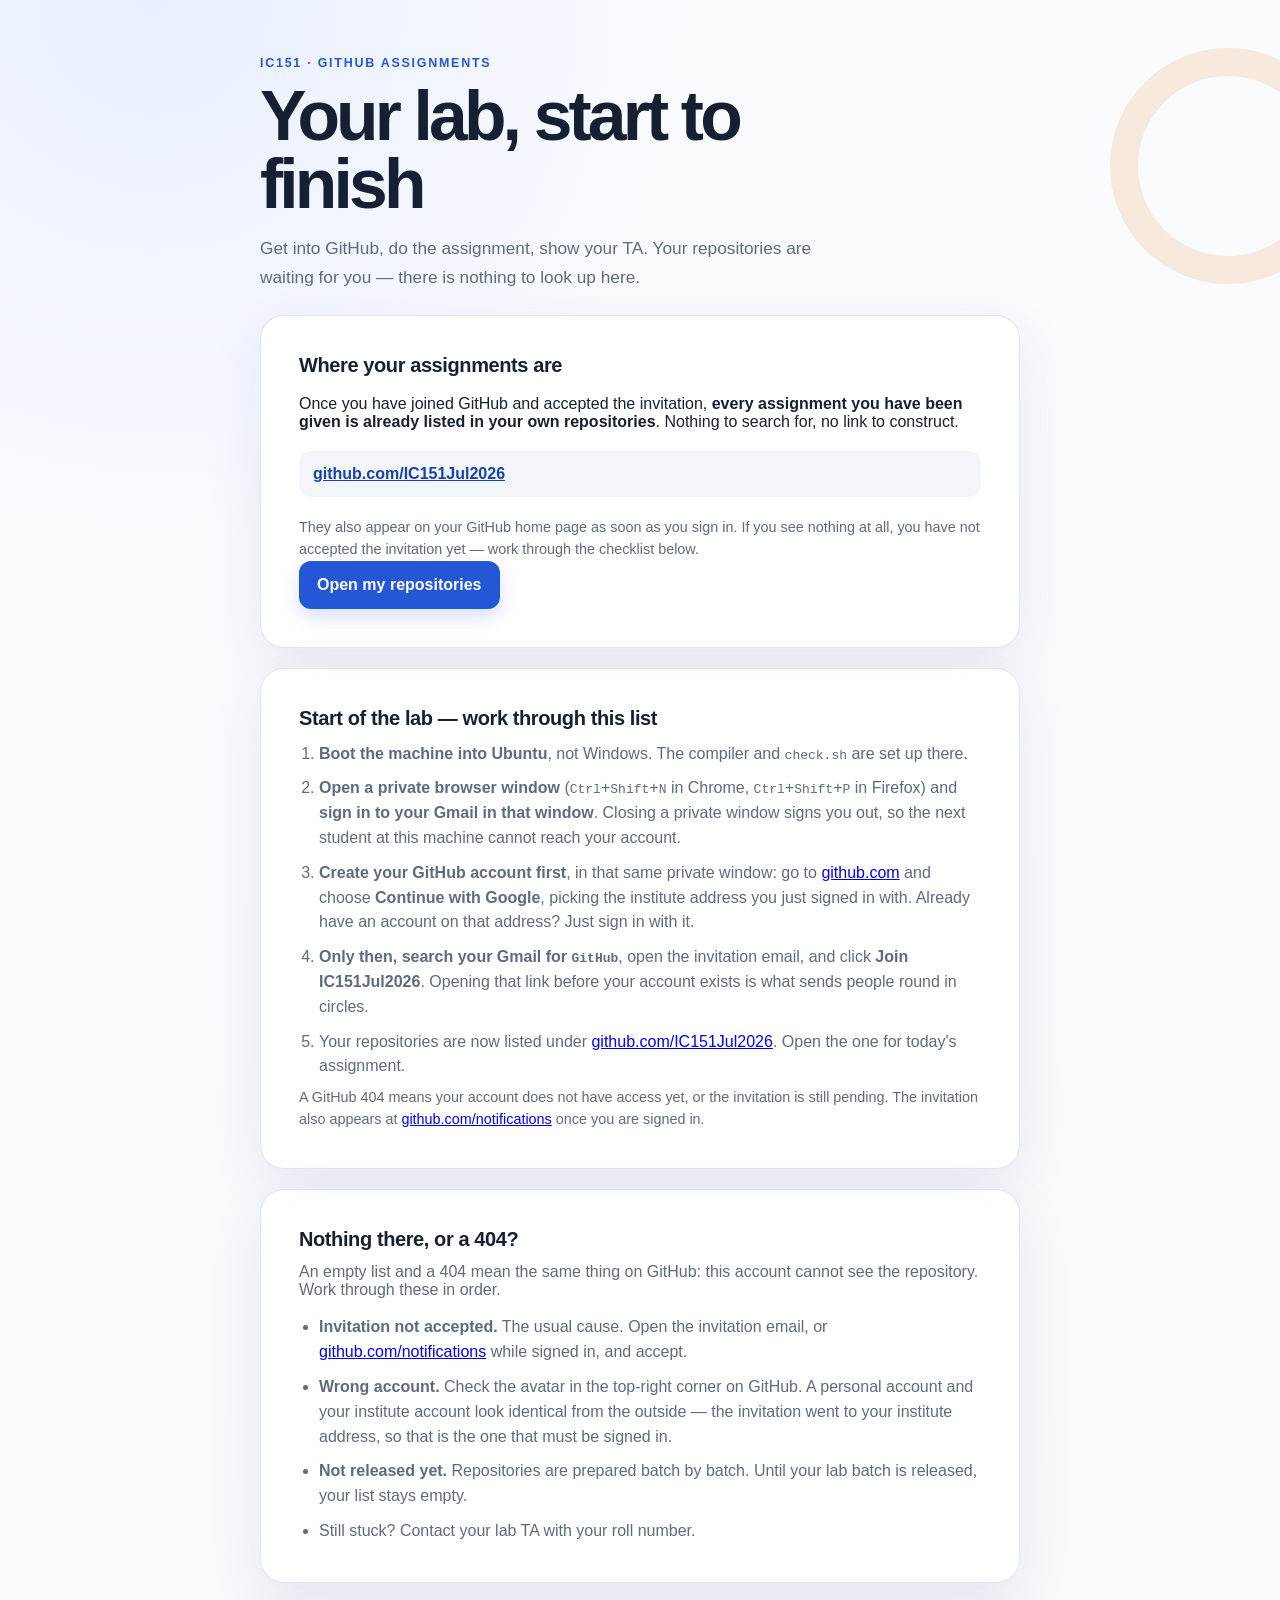
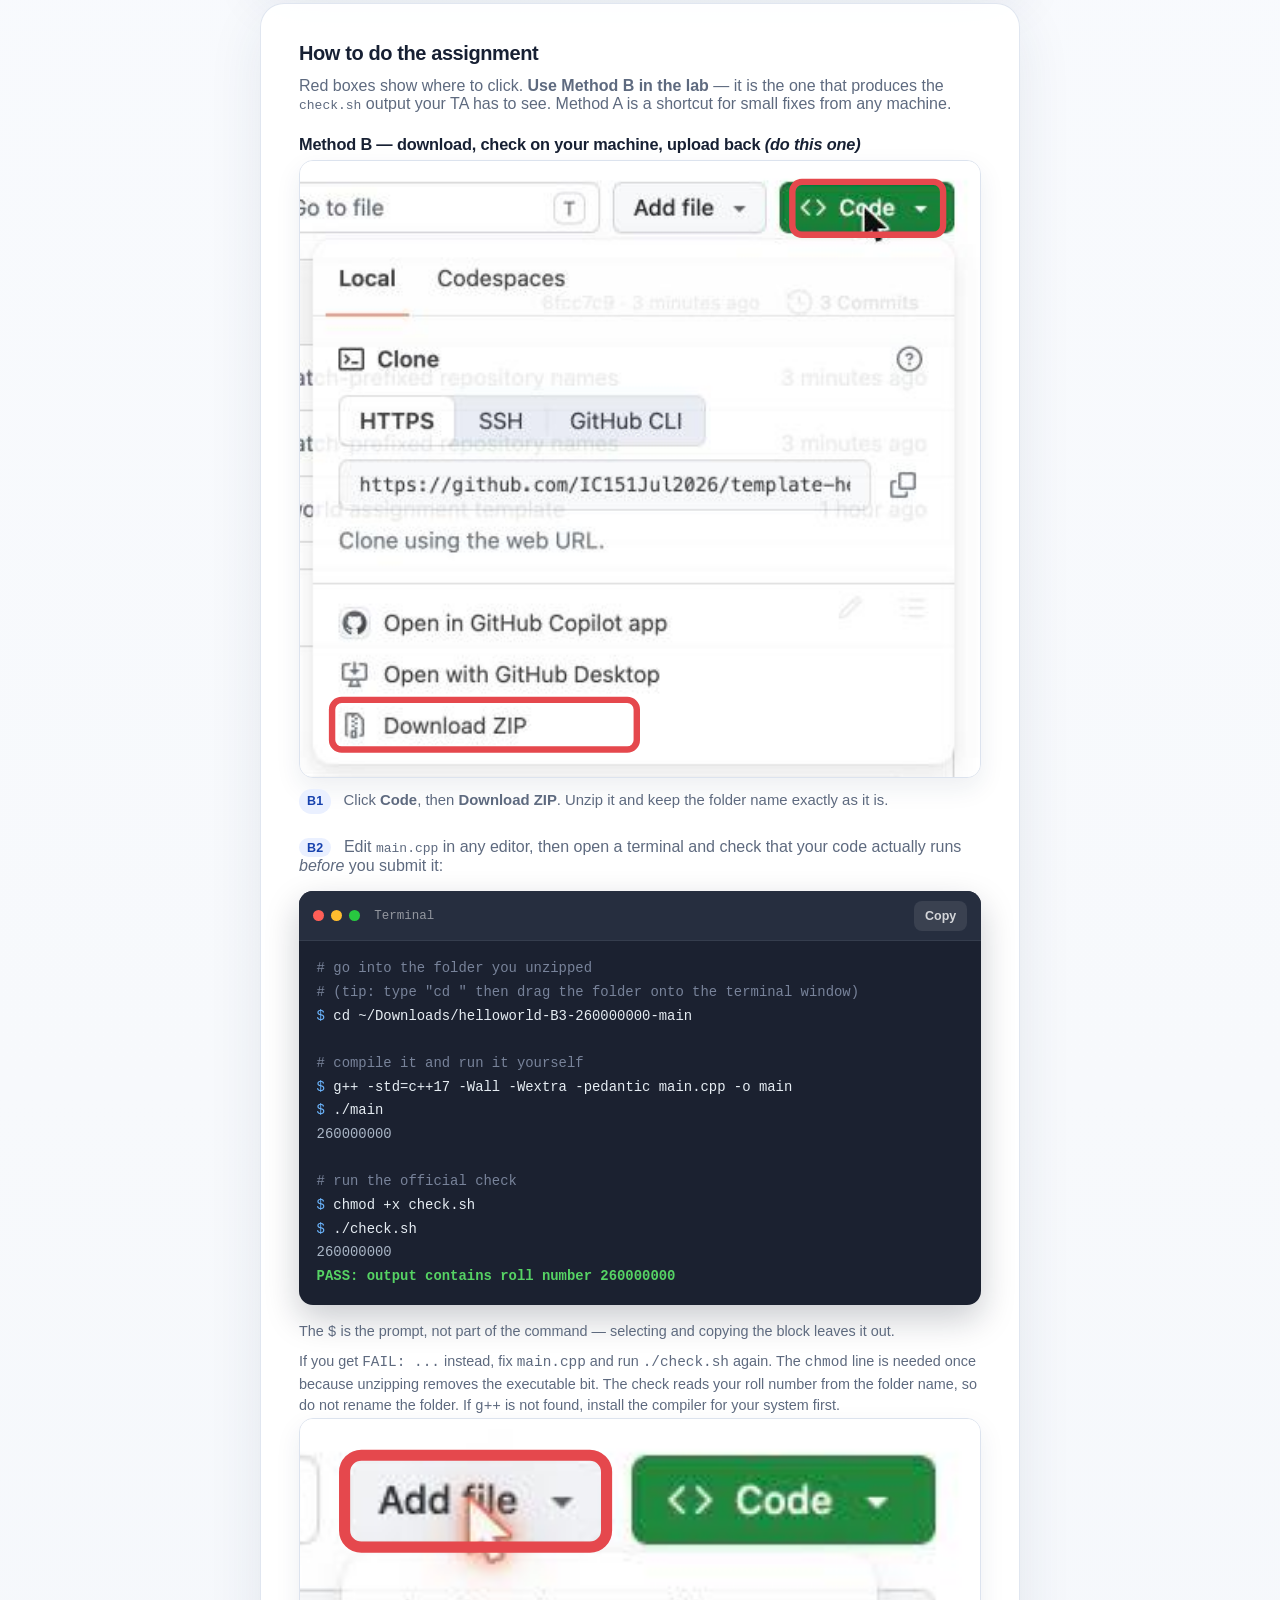
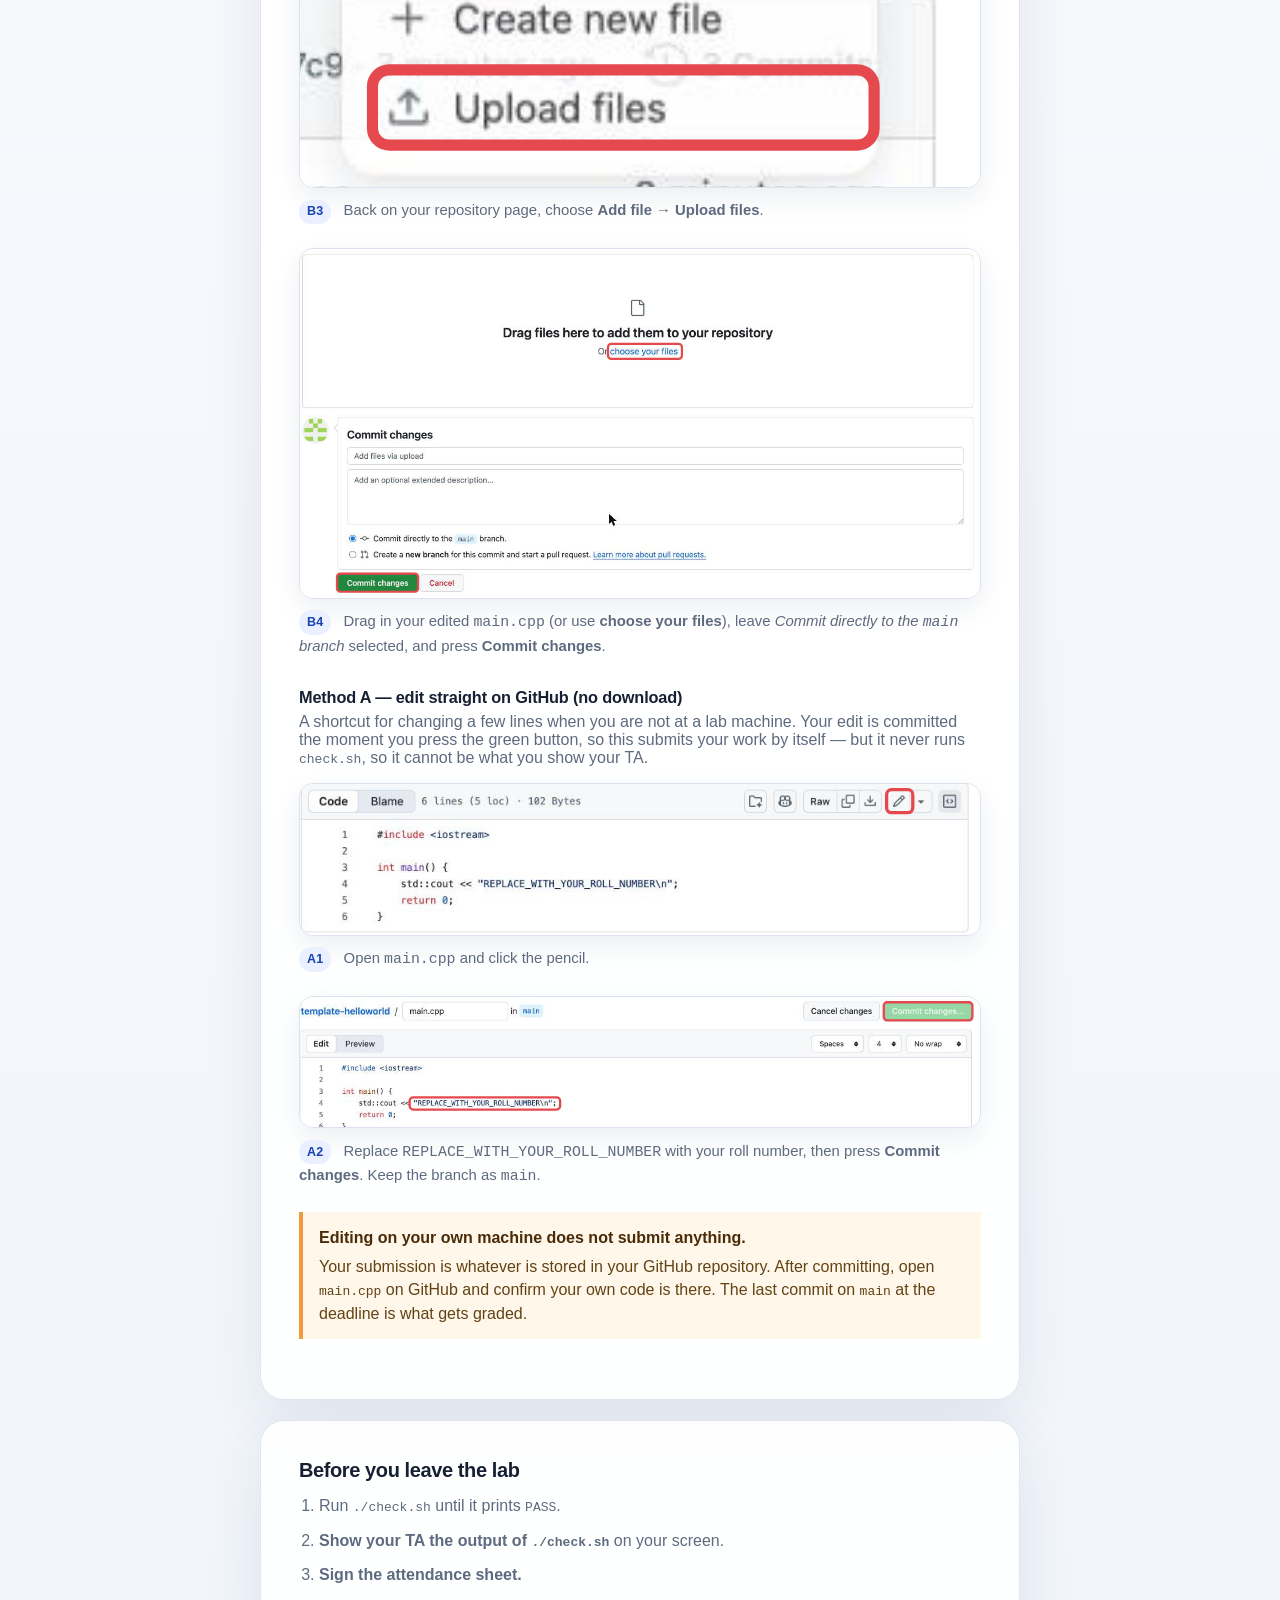
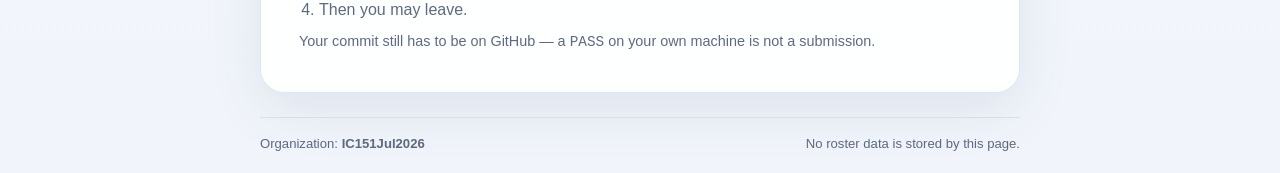
<file: index.html>
<!doctype html>
<html lang="en">
  <head>
    <meta charset="utf-8">
    <meta name="viewport" content="width=device-width, initial-scale=1">
    <meta name="description" content="IC151 assignment repository portal">
    <title>IC151 assignment portal</title>
    <link rel="stylesheet" href="styles.css">
  </head>
  <body>
    <main class="page-shell">
      <section class="hero" aria-labelledby="page-title">
        <p class="eyebrow">IC151 · GitHub assignments</p>
        <h1 id="page-title">Your lab, start to finish</h1>
        <p class="intro">Get into GitHub, do the assignment, show your TA. Your repositories are waiting for you &mdash; there is nothing to look up here.</p>
      </section>
      <section class="card" aria-labelledby="repos-title">
        <h2 id="repos-title">Where your assignments are</h2>
        <p>Once you have joined GitHub and accepted the invitation, <strong>every assignment you have been given is already listed in your own repositories</strong>. Nothing to search for, no link to construct.</p>
        <p class="repository-link-wrap"><a href="https://github.com/IC151Jul2026" target="_blank" rel="noopener noreferrer">github.com/IC151Jul2026</a></p>
        <p class="field-help">They also appear on your GitHub home page as soon as you sign in. If you see nothing at all, you have not accepted the invitation yet &mdash; work through the checklist below.</p>
        <div class="button-row"><a class="primary-button button-link" href="https://github.com/IC151Jul2026" target="_blank" rel="noopener noreferrer">Open my repositories</a></div>
      </section>
      <section class="card instructions" aria-labelledby="instructions-title">
        <h2 id="instructions-title">Start of the lab &mdash; work through this list</h2>
        <ol>
          <li><strong>Boot the machine into Ubuntu</strong>, not Windows. The compiler and <code>check.sh</code> are set up there.</li>
          <li><strong>Open a private browser window</strong> (<kbd>Ctrl</kbd>+<kbd>Shift</kbd>+<kbd>N</kbd> in Chrome, <kbd>Ctrl</kbd>+<kbd>Shift</kbd>+<kbd>P</kbd> in Firefox) and <strong>sign in to your Gmail in that window</strong>. Closing a private window signs you out, so the next student at this machine cannot reach your account.</li>
          <li><strong>Create your GitHub account first</strong>, in that same private window: go to <a href="https://github.com/login" target="_blank" rel="noopener noreferrer">github.com</a> and choose <strong>Continue with Google</strong>, picking the institute address you just signed in with. Already have an account on that address? Just sign in with it.</li>
          <li><strong>Only then, search your Gmail for <code>GitHub</code></strong>, open the invitation email, and click <strong>Join IC151Jul2026</strong>. Opening that link before your account exists is what sends people round in circles.</li>
          <li>Your repositories are now listed under <a href="https://github.com/IC151Jul2026" target="_blank" rel="noopener noreferrer">github.com/IC151Jul2026</a>. Open the one for today's assignment.</li>
        </ol>
        <p class="field-help">A GitHub 404 means your account does not have access yet, or the invitation is still pending. The invitation also appears at <a href="https://github.com/notifications" target="_blank" rel="noopener noreferrer">github.com/notifications</a> once you are signed in.</p>
      </section>
      <section class="card instructions" aria-labelledby="trouble-title">
        <h2 id="trouble-title">Nothing there, or a 404?</h2>
        <p>An empty list and a 404 mean the same thing on GitHub: this account cannot see the repository. Work through these in order.</p>
        <ul>
          <li><strong>Invitation not accepted.</strong> The usual cause. Open the invitation email, or <a href="https://github.com/notifications" target="_blank" rel="noopener noreferrer">github.com/notifications</a> while signed in, and accept.</li>
          <li><strong>Wrong account.</strong> Check the avatar in the top-right corner on GitHub. A personal account and your institute account look identical from the outside &mdash; the invitation went to your institute address, so that is the one that must be signed in.</li>
          <li><strong>Not released yet.</strong> Repositories are prepared batch by batch. Until your lab batch is released, your list stays empty.</li>
          <li>Still stuck? Contact your lab TA with your roll number.</li>
        </ul>
      </section>
      <section class="card instructions" aria-labelledby="howto-title">
        <h2 id="howto-title">How to do the assignment</h2>
        <p>Red boxes show where to click. <strong>Use Method B in the lab</strong> &mdash; it is the one that produces the <code>check.sh</code> output your TA has to see. Method A is a shortcut for small fixes from any machine.</p>

        <h3>Method B &mdash; download, check on your machine, upload back <em>(do this one)</em></h3>
        <figure class="shot">
          <svg viewBox="640 180 424 384" role="img" aria-label="The Code button expanded with Download ZIP highlighted">
            <image href="assets/download-zip.jpg" x="0" y="0" width="1504" height="756"></image>
            <rect fill="none" stroke="#e5484d" stroke-width="4" rx="6" x="947" y="193" width="94" height="33"></rect>
            <rect fill="none" stroke="#e5484d" stroke-width="4" rx="6" x="660" y="516" width="190" height="31"></rect>
          </svg>
          <figcaption><strong class="step">B1</strong> Click <strong>Code</strong>, then <strong>Download ZIP</strong>. Unzip it and keep the folder name exactly as it is.</figcaption>
        </figure>
        <p><strong class="step">B2</strong> Edit <code>main.cpp</code> in any editor, then open a terminal and check that your code actually runs <em>before</em> you submit it:</p>
        <div class="terminal">
          <div class="terminal-bar" aria-hidden="true"><span class="dot r"></span><span class="dot y"></span><span class="dot g"></span><span class="terminal-title">Terminal</span><button type="button" class="copy-btn" data-copy>Copy</button></div>
          <pre><code><span class="c"># go into the folder you unzipped</span>
<span class="c"># (tip: type "cd " then drag the folder onto the terminal window)</span>
<span class="p">$ </span>cd ~/Downloads/helloworld-B3-260000000-main

<span class="c"># compile it and run it yourself</span>
<span class="p">$ </span>g++ -std=c++17 -Wall -Wextra -pedantic main.cpp -o main
<span class="p">$ </span>./main
<span class="o">260000000</span>

<span class="c"># run the official check</span>
<span class="p">$ </span>chmod +x check.sh
<span class="p">$ </span>./check.sh
<span class="o">260000000</span>
<span class="ok">PASS: output contains roll number 260000000</span></code></pre>
        </div>
        <p class="field-help">The <code>$</code> is the prompt, not part of the command &mdash; selecting and copying the block leaves it out.</p>
        <p class="field-help">If you get <code>FAIL: ...</code> instead, fix <code>main.cpp</code> and run <code>./check.sh</code> again. The <code>chmod</code> line is needed once because unzipping removes the executable bit. The check reads your roll number from the folder name, so do not rename the folder. If <code>g++</code> is not found, install the compiler for your system first.</p>
        <figure class="shot">
          <svg viewBox="820 180 244 132" role="img" aria-label="The Add file menu with Upload files highlighted">
            <image href="assets/upload-files.jpg" x="0" y="0" width="1504" height="756"></image>
            <rect fill="none" stroke="#e5484d" stroke-width="4" rx="6" x="836" y="193" width="94" height="33"></rect>
            <rect fill="none" stroke="#e5484d" stroke-width="4" rx="6" x="846" y="270" width="180" height="27"></rect>
          </svg>
          <figcaption><strong class="step">B3</strong> Back on your repository page, choose <strong>Add file &rarr; Upload files</strong>.</figcaption>
        </figure>
        <figure class="shot">
          <svg viewBox="140 20 1232 632" role="img" aria-label="The upload page with the file chooser and the Commit changes button highlighted">
            <image href="assets/commit-upload.jpg" x="0" y="0" width="1504" height="755"></image>
            <rect fill="none" stroke="#e5484d" stroke-width="4" rx="6" x="698" y="192" width="134" height="27"></rect>
            <rect fill="none" stroke="#e5484d" stroke-width="4" rx="6" x="207" y="608" width="147" height="33"></rect>
          </svg>
          <figcaption><strong class="step">B4</strong> Drag in your edited <code>main.cpp</code> (or use <strong>choose your files</strong>), leave <em>Commit directly to the <code>main</code> branch</em> selected, and press <strong>Commit changes</strong>.</figcaption>
        </figure>

        <h3>Method A &mdash; edit straight on GitHub (no download)</h3>
        <p>A shortcut for changing a few lines when you are not at a lab machine. Your edit is committed the moment you press the green button, so this submits your work by itself &mdash; but it never runs <code>check.sh</code>, so it cannot be what you show your TA.</p>
        <figure class="shot">
          <svg viewBox="336 228 830 184" role="img" aria-label="The main.cpp file page with the pencil edit button highlighted">
            <image href="assets/edit-pencil.jpg" x="0" y="0" width="1504" height="755"></image>
            <rect fill="none" stroke="#e5484d" stroke-width="4" rx="6" x="1052" y="235" width="32" height="28"></rect>
          </svg>
          <figcaption><strong class="step">A1</strong> Open <code>main.cpp</code> and click the pencil.</figcaption>
        </figure>
        <figure class="shot">
          <svg viewBox="336 108 1166 224" role="img" aria-label="The GitHub editor with the placeholder text and the Commit changes button highlighted">
            <image href="assets/edit-editor.jpg" x="0" y="0" width="1504" height="755"></image>
            <rect fill="none" stroke="#e5484d" stroke-width="4" rx="6" x="524" y="280" width="258" height="21"></rect>
            <rect fill="none" stroke="#e5484d" stroke-width="4" rx="6" x="1337" y="117" width="152" height="31"></rect>
          </svg>
          <figcaption><strong class="step">A2</strong> Replace <code>REPLACE_WITH_YOUR_ROLL_NUMBER</code> with your roll number, then press <strong>Commit changes</strong>. Keep the branch as <code>main</code>.</figcaption>
        </figure>

        <div class="notice">
          <strong>Editing on your own machine does not submit anything.</strong>
          <span>Your submission is whatever is stored in your GitHub repository. After committing, open <code>main.cpp</code> on GitHub and confirm your own code is there. The last commit on <code>main</code> at the deadline is what gets graded.</span>
        </div>
      </section>
      <section class="card instructions" aria-labelledby="leaving-title">
        <h2 id="leaving-title">Before you leave the lab</h2>
        <ol>
          <li>Run <code>./check.sh</code> until it prints <code>PASS</code>.</li>
          <li><strong>Show your TA the output of <code>./check.sh</code></strong> on your screen.</li>
          <li><strong>Sign the attendance sheet.</strong></li>
          <li>Then you may leave.</li>
        </ol>
        <p class="field-help">Your commit still has to be on GitHub &mdash; a <code>PASS</code> on your own machine is not a submission.</p>
      </section>
      <footer><span>Organization: <strong>IC151Jul2026</strong></span><span>No roster data is stored by this page.</span></footer>
    </main>
    <script src="app.js" defer></script>
  </body>
</html>
</file>
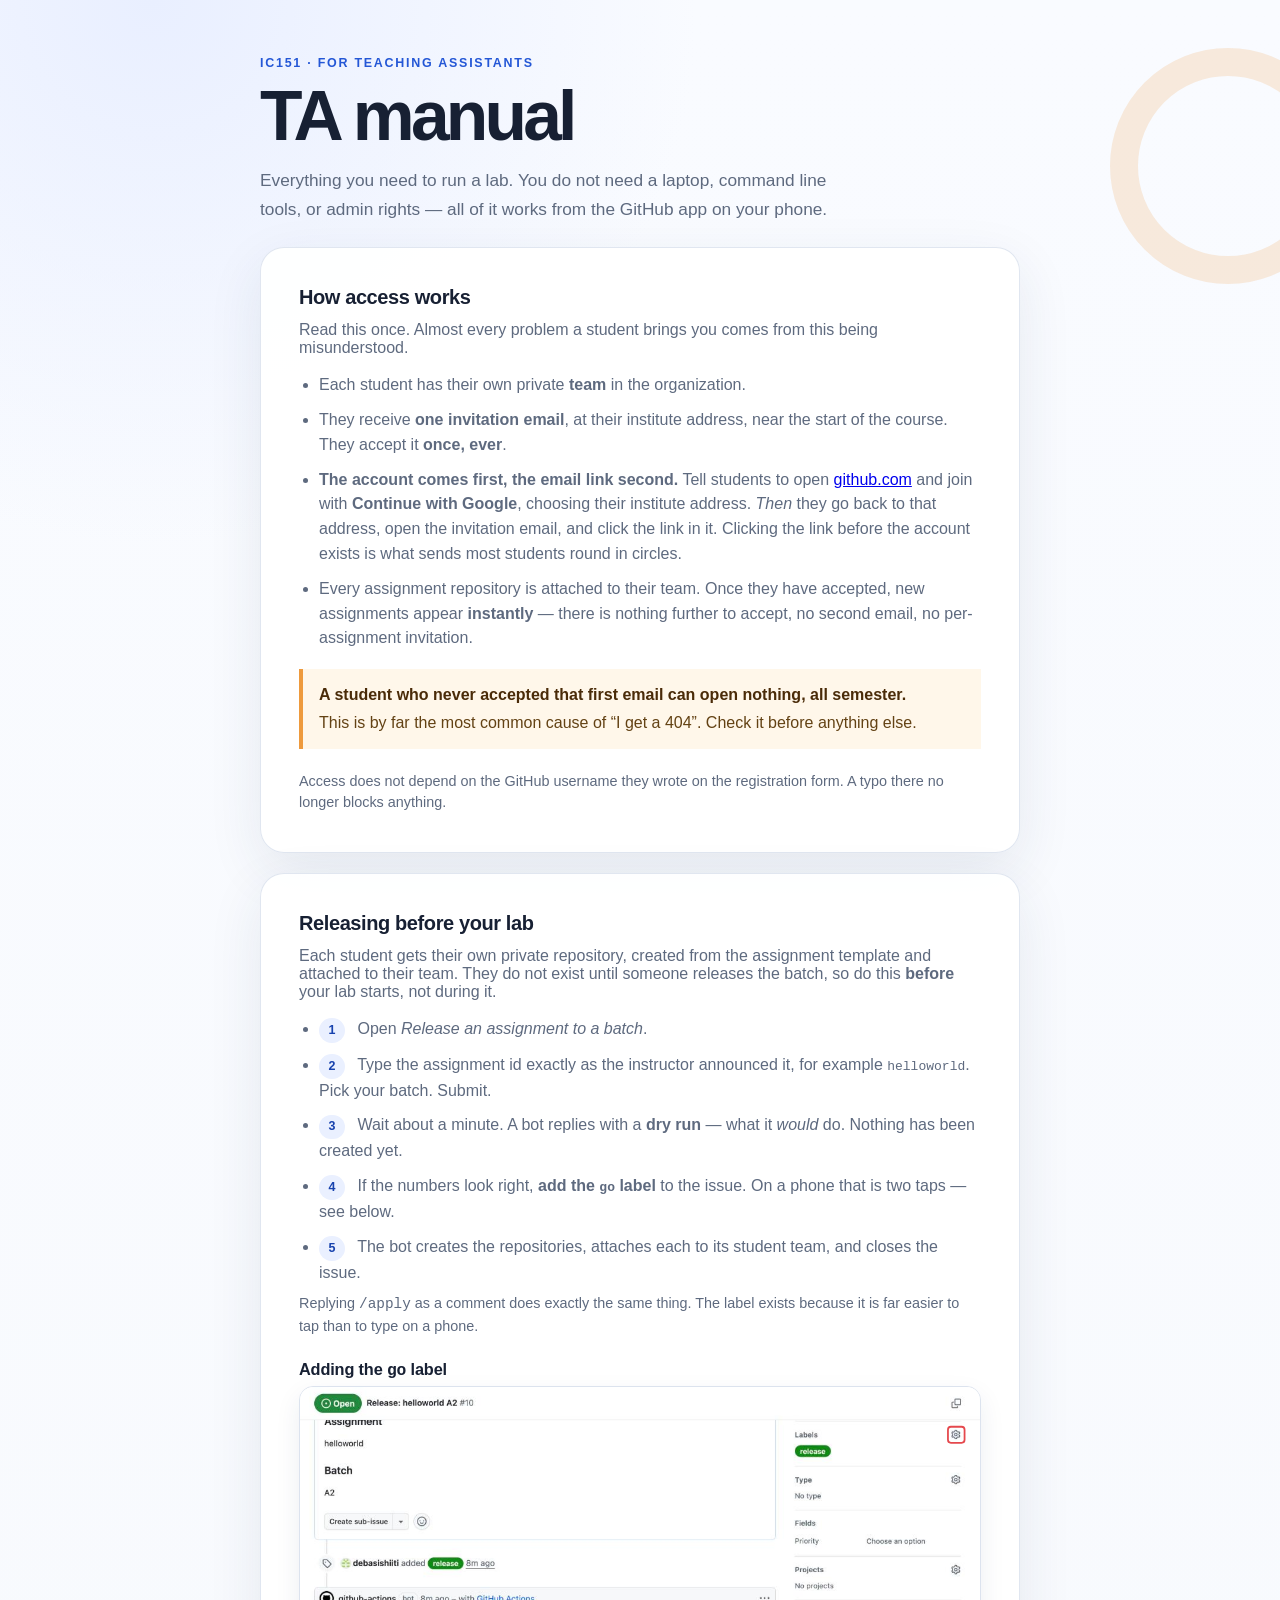
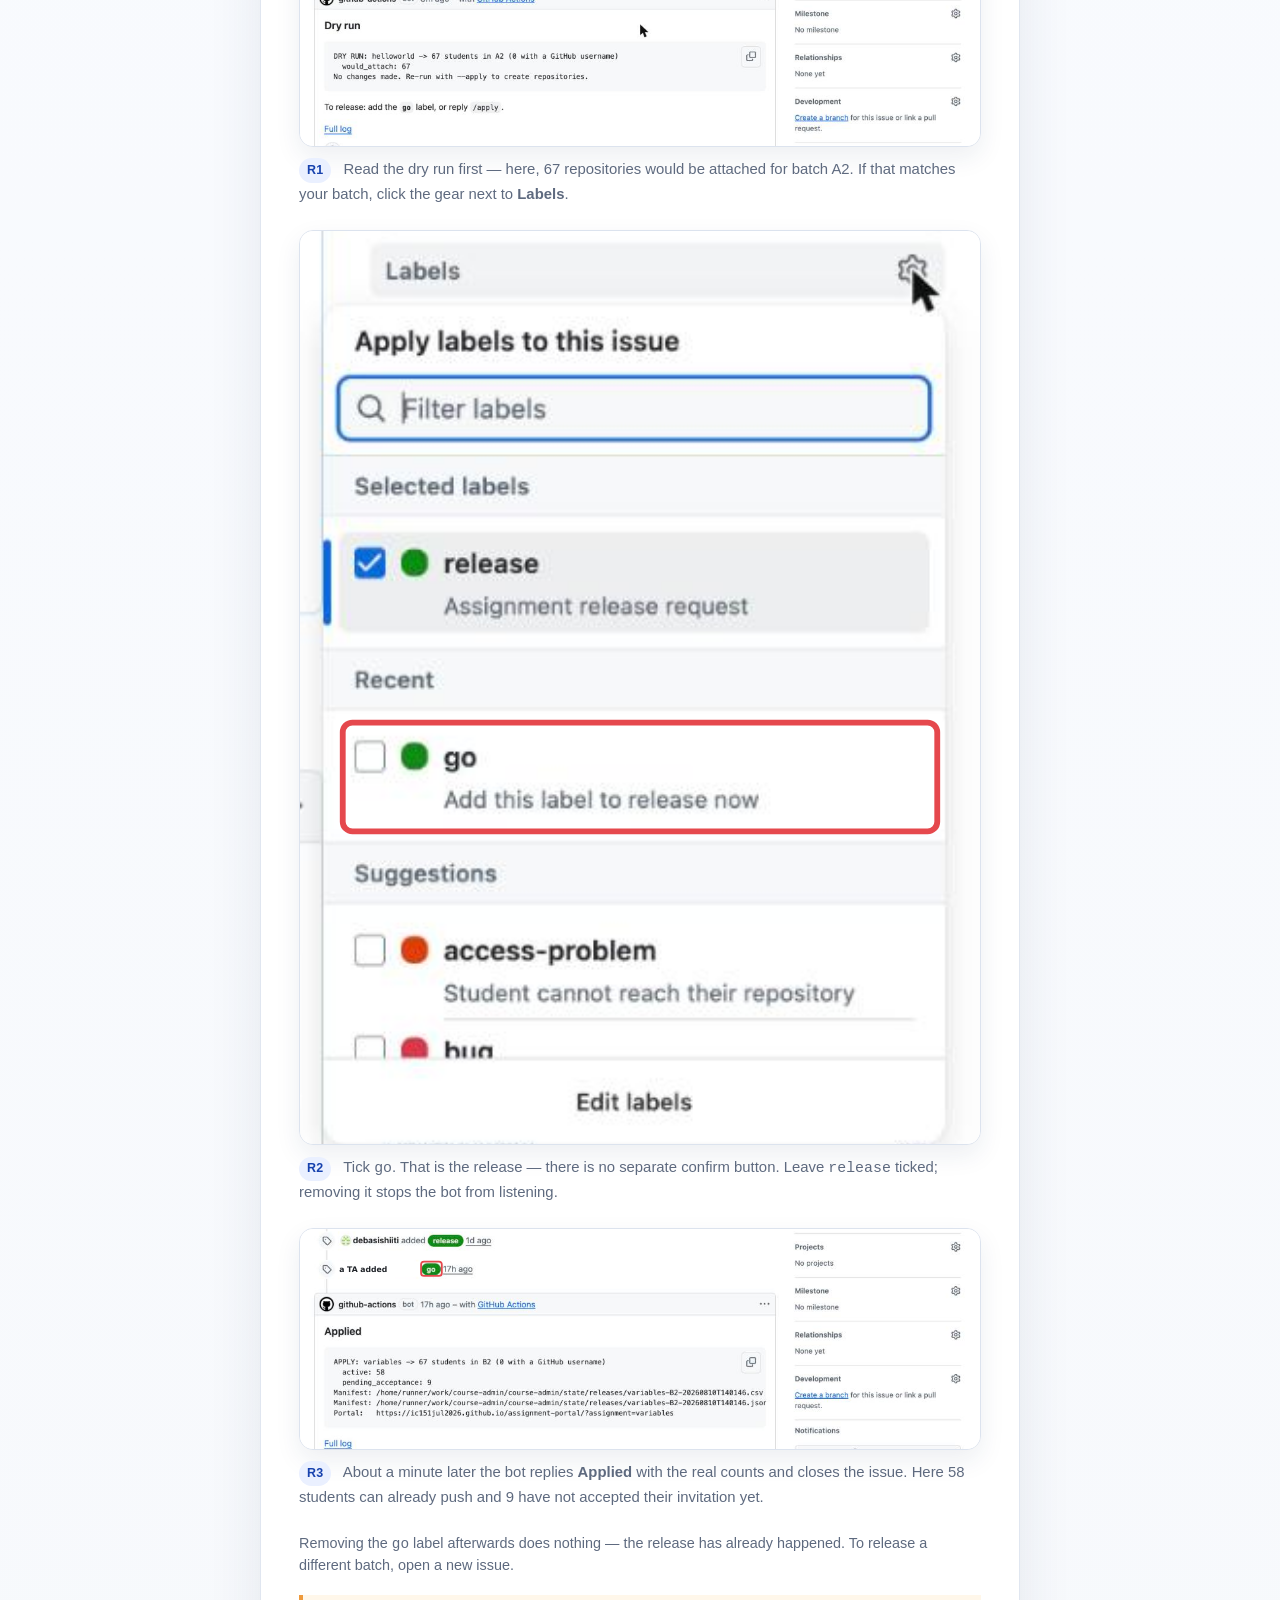
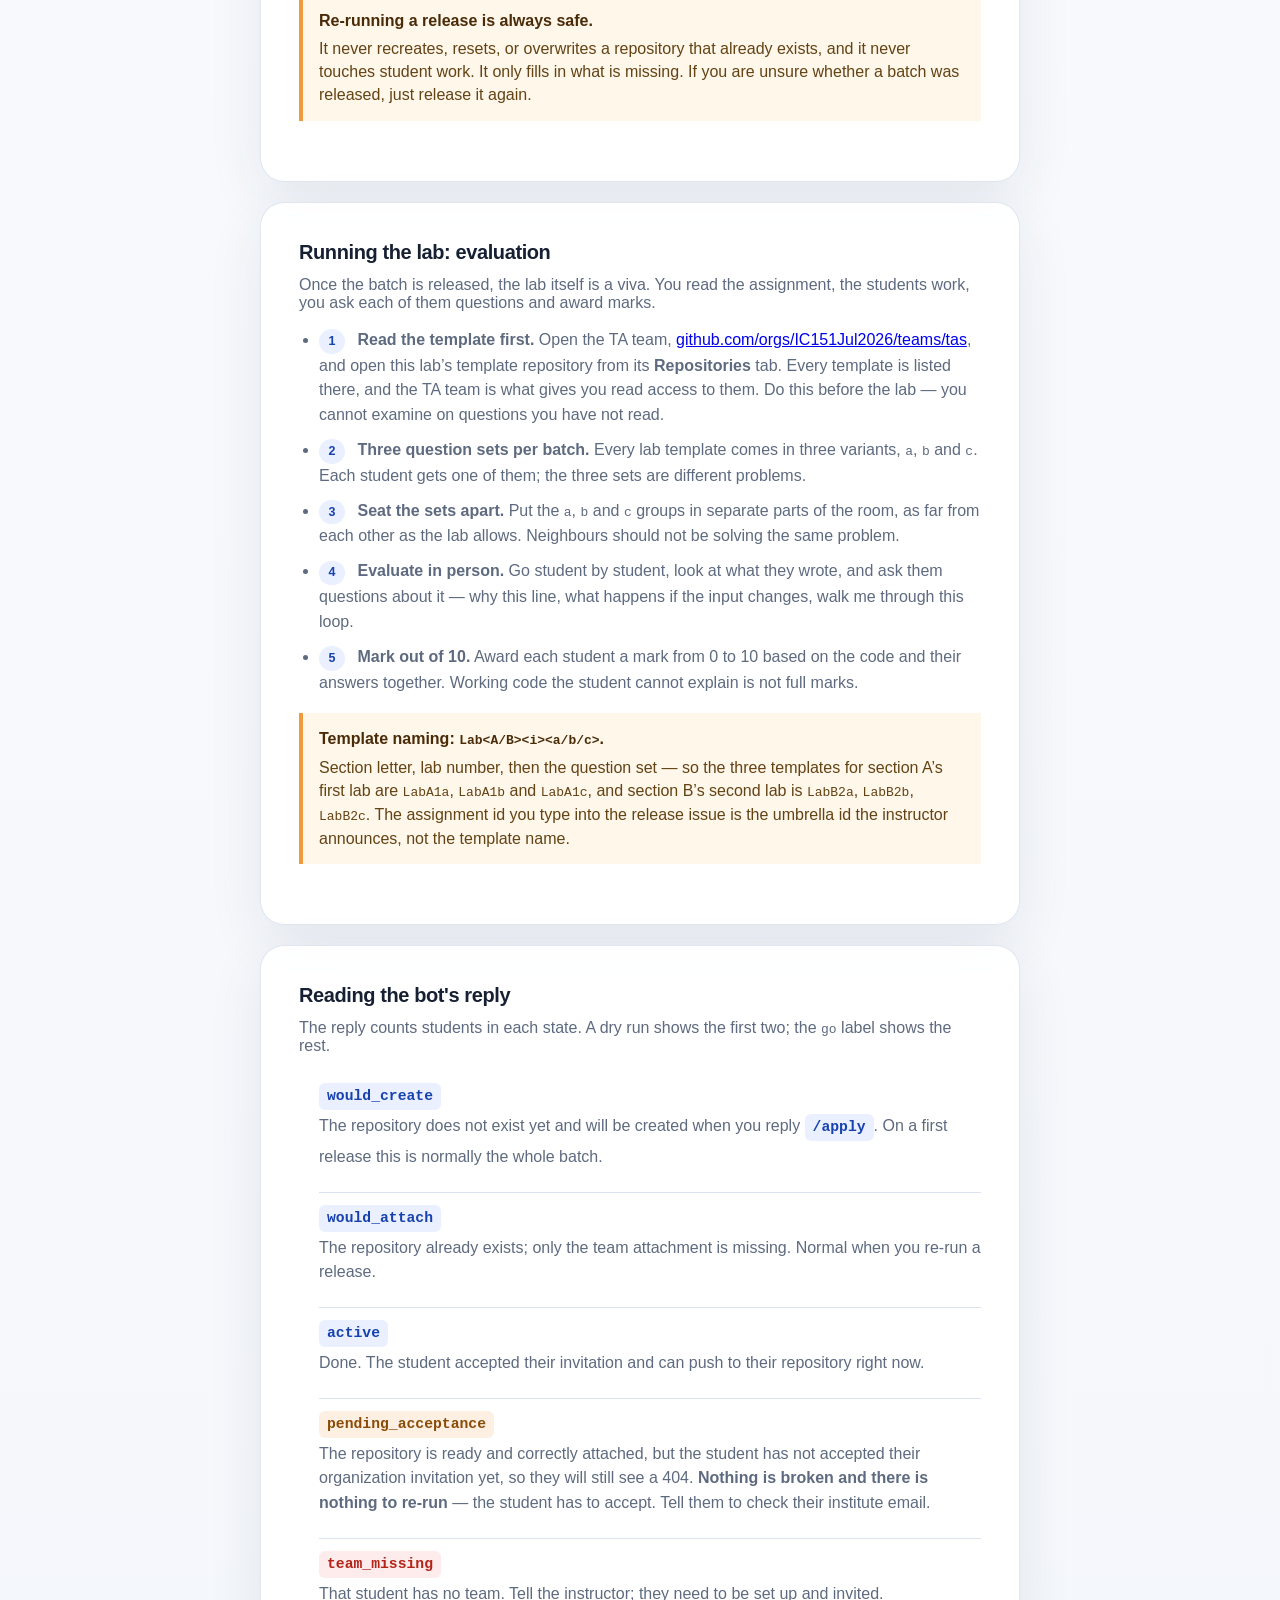
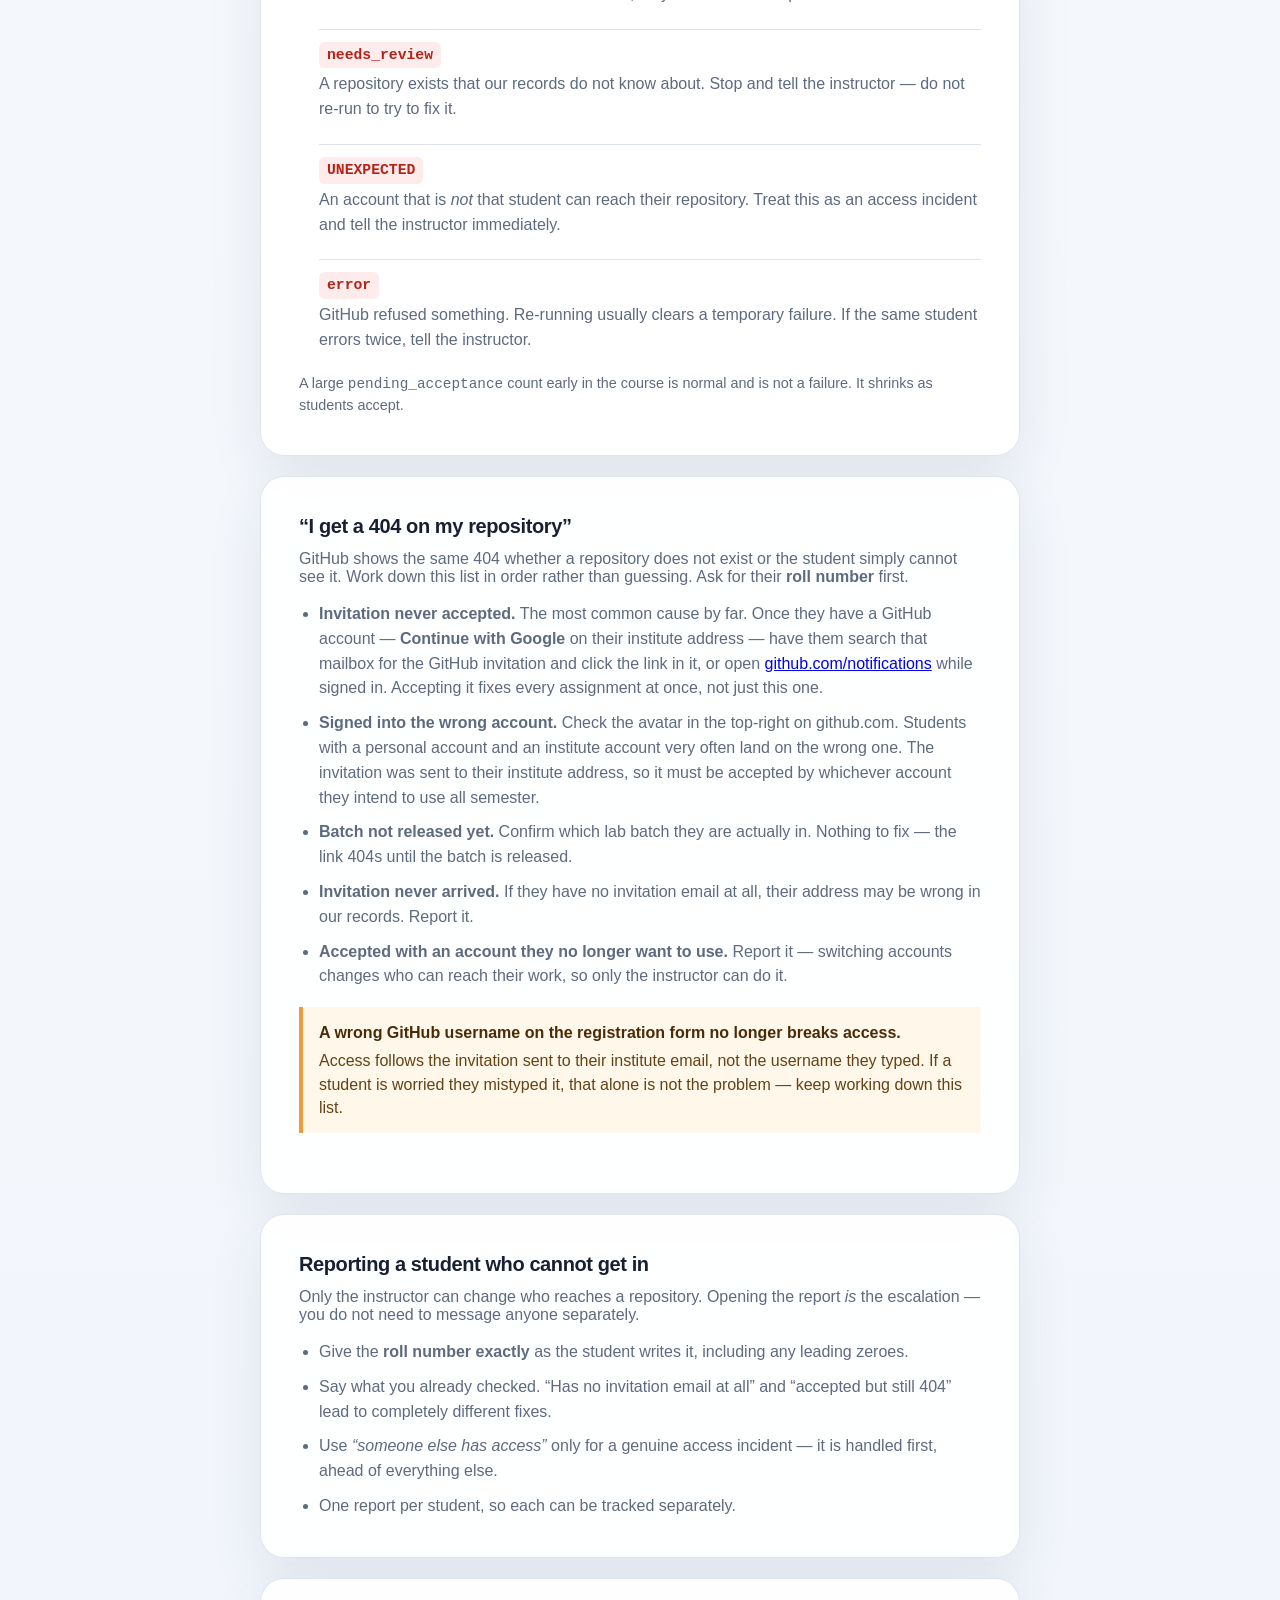
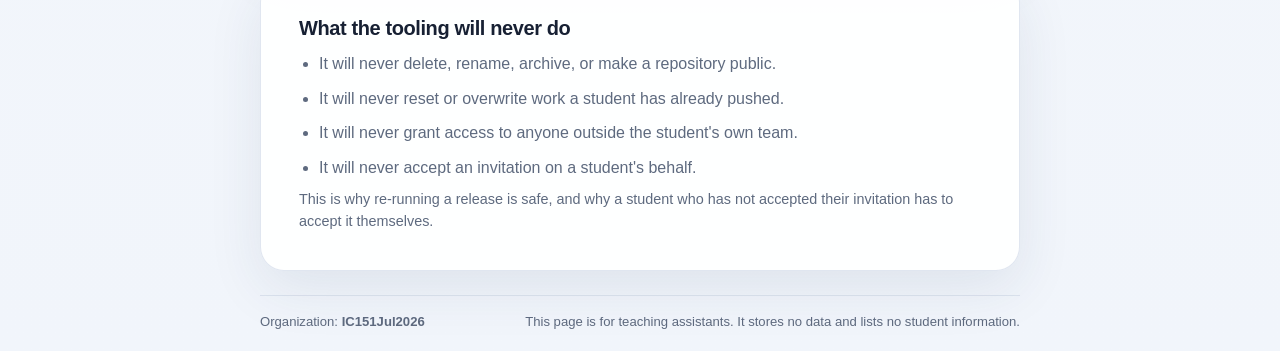
<file: ta.html>
<!doctype html>
<html lang="en">
  <head>
    <meta charset="utf-8">
    <meta name="viewport" content="width=device-width, initial-scale=1">
    <meta name="robots" content="noindex, nofollow">
    <meta name="description" content="IC151 teaching assistant manual">
    <title>IC151 TA manual</title>
    <link rel="stylesheet" href="styles.css">
    <style>
      .states { list-style: none; padding: 0; margin: 0; }
      .states li { padding: 12px 0; border-top: 1px solid var(--line); }
      .states li:first-child { border-top: 0; }
      .states code {
        display: inline-block; font-weight: 700; font-size: .92rem;
        padding: 2px 8px; border-radius: 6px; margin-bottom: 4px;
        background: var(--blue-soft); color: var(--blue-dark);
      }
      .states code.warn { background: #fdf0e3; color: #8a4b06; }
      .states code.bad  { background: #fdeceb; color: var(--danger); }
      .states span { display: block; color: var(--muted); line-height: 1.55; }
    </style>
  </head>
  <body>
    <main class="page-shell">
      <section class="hero" aria-labelledby="page-title">
        <p class="eyebrow">IC151 · For teaching assistants</p>
        <h1 id="page-title">TA manual</h1>
        <p class="intro">Everything you need to run a lab. You do not need a laptop, command line tools, or admin rights &mdash; all of it works from the GitHub app on your phone.</p>
      </section>

      <section class="card instructions" aria-labelledby="how-title">
        <h2 id="how-title">How access works</h2>
        <p>Read this once. Almost every problem a student brings you comes from this being misunderstood.</p>
        <ul>
          <li>Each student has their own private <strong>team</strong> in the organization.</li>
          <li>They receive <strong>one invitation email</strong>, at their institute address, near the start of the course. They accept it <strong>once, ever</strong>.</li>
          <li><strong>The account comes first, the email link second.</strong> Tell students to open <a href="https://github.com/login" target="_blank" rel="noopener noreferrer">github.com</a> and join with <strong>Continue with Google</strong>, choosing their institute address. <em>Then</em> they go back to that address, open the invitation email, and click the link in it. Clicking the link before the account exists is what sends most students round in circles.</li>
          <li>Every assignment repository is attached to their team. Once they have accepted, new assignments appear <strong>instantly</strong> &mdash; there is nothing further to accept, no second email, no per-assignment invitation.</li>
        </ul>
        <div class="notice">
          <strong>A student who never accepted that first email can open nothing, all semester.</strong>
          <span>This is by far the most common cause of &ldquo;I get a 404&rdquo;. Check it before anything else.</span>
        </div>
        <p class="field-help">Access does not depend on the GitHub username they wrote on the registration form. A typo there no longer blocks anything.</p>
      </section>

      <section class="card instructions" aria-labelledby="release-title">
        <h2 id="release-title">Releasing before your lab</h2>
        <p>Each student gets their own private repository, created from the assignment template and attached to their team. They do not exist until someone releases the batch, so do this <strong>before</strong> your lab starts, not during it.</p>
        <ul>
          <li><strong class="step">1</strong> Open <em>Release an assignment to a batch</em>.</li>
          <li><strong class="step">2</strong> Type the assignment id exactly as the instructor announced it, for example <code>helloworld</code>. Pick your batch. Submit.</li>
          <li><strong class="step">3</strong> Wait about a minute. A bot replies with a <strong>dry run</strong> &mdash; what it <em>would</em> do. Nothing has been created yet.</li>
          <li><strong class="step">4</strong> If the numbers look right, <strong>add the <code>go</code> label</strong> to the issue. On a phone that is two taps &mdash; see below.</li>
          <li><strong class="step">5</strong> The bot creates the repositories, attaches each to its student team, and closes the issue.</li>
        </ul>
        <p class="field-help">Replying <code>/apply</code> as a comment does exactly the same thing. The label exists because it is far easier to tap than to type on a phone.</p>

        <h3>Adding the <code>go</code> label</h3>
        <figure class="shot">
          <svg viewBox="0 0 1146 605" role="img" aria-label="A release issue showing the bot's dry run reply, with the Labels gear in the sidebar highlighted">
            <image href="assets/release-dry-run.jpg" x="0" y="0" width="1146" height="605"></image>
            <rect fill="none" stroke="#e5484d" stroke-width="3" rx="5" x="1092" y="67" width="28" height="27"></rect>
          </svg>
          <figcaption><strong class="step">R1</strong> Read the dry run first &mdash; here, 67 repositories would be attached for batch A2. If that matches your batch, click the gear next to <strong>Labels</strong>.</figcaption>
        </figure>
        <figure class="shot">
          <svg viewBox="790 60 350 470" role="img" aria-label="The label picker open, with the go label highlighted">
            <image href="assets/release-label-picker.jpg" x="0" y="0" width="1146" height="605"></image>
            <rect fill="none" stroke="#e5484d" stroke-width="3" rx="5" x="812" y="313" width="306" height="56"></rect>
          </svg>
          <figcaption><strong class="step">R2</strong> Tick <code>go</code>. That is the release &mdash; there is no separate confirm button. Leave <code>release</code> ticked; removing it stops the bot from listening.</figcaption>
        </figure>
        <figure class="shot">
          <svg viewBox="0 140 1146 370" role="img" aria-label="The same issue after the go label was added, showing the bot's Applied reply">
            <image href="assets/release-applied.jpg" x="0" y="0" width="1146" height="602"></image>
            <rect fill="#ffffff" x="62" y="195" width="141" height="25"></rect>
            <text x="66" y="213" font-family="system-ui, -apple-system, 'Segoe UI', sans-serif" font-size="13" font-weight="600" fill="#1f2328">a TA added</text>
            <rect fill="none" stroke="#e5484d" stroke-width="3" rx="5" x="204" y="195" width="35" height="24"></rect>
          </svg>
          <figcaption><strong class="step">R3</strong> About a minute later the bot replies <strong>Applied</strong> with the real counts and closes the issue. Here 58 students can already push and 9 have not accepted their invitation yet.</figcaption>
        </figure>
        <p class="field-help">Removing the <code>go</code> label afterwards does nothing &mdash; the release has already happened. To release a different batch, open a new issue.</p>
        <div class="notice">
          <strong>Re-running a release is always safe.</strong>
          <span>It never recreates, resets, or overwrites a repository that already exists, and it never touches student work. It only fills in what is missing. If you are unsure whether a batch was released, just release it again.</span>
        </div>
      </section>

      <section class="card instructions" aria-labelledby="lab-title">
        <h2 id="lab-title">Running the lab: evaluation</h2>
        <p>Once the batch is released, the lab itself is a viva. You read the assignment, the students work, you ask each of them questions and award marks.</p>
        <ul>
          <li><strong class="step">1</strong> <strong>Read the template first.</strong> Open the TA team, <a href="https://github.com/orgs/IC151Jul2026/teams/tas/repositories" target="_blank" rel="noopener noreferrer">github.com/orgs/IC151Jul2026/teams/tas</a>, and open this lab&rsquo;s template repository from its <strong>Repositories</strong> tab. Every template is listed there, and the TA team is what gives you read access to them. Do this before the lab &mdash; you cannot examine on questions you have not read.</li>
          <li><strong class="step">2</strong> <strong>Three question sets per batch.</strong> Every lab template comes in three variants, <code>a</code>, <code>b</code> and <code>c</code>. Each student gets one of them; the three sets are different problems.</li>
          <li><strong class="step">3</strong> <strong>Seat the sets apart.</strong> Put the <code>a</code>, <code>b</code> and <code>c</code> groups in separate parts of the room, as far from each other as the lab allows. Neighbours should not be solving the same problem.</li>
          <li><strong class="step">4</strong> <strong>Evaluate in person.</strong> Go student by student, look at what they wrote, and ask them questions about it &mdash; why this line, what happens if the input changes, walk me through this loop.</li>
          <li><strong class="step">5</strong> <strong>Mark out of 10.</strong> Award each student a mark from 0 to 10 based on the code and their answers together. Working code the student cannot explain is not full marks.</li>
        </ul>
        <div class="notice">
          <strong>Template naming: <code>Lab&lt;A/B&gt;&lt;i&gt;&lt;a/b/c&gt;</code>.</strong>
          <span>Section letter, lab number, then the question set &mdash; so the three templates for section A&rsquo;s first lab are <code>LabA1a</code>, <code>LabA1b</code> and <code>LabA1c</code>, and section B&rsquo;s second lab is <code>LabB2a</code>, <code>LabB2b</code>, <code>LabB2c</code>. The assignment id you type into the release issue is the umbrella id the instructor announces, not the template name.</span>
        </div>
      </section>

      <section class="card instructions" aria-labelledby="states-title">
        <h2 id="states-title">Reading the bot's reply</h2>
        <p>The reply counts students in each state. A dry run shows the first two; the <code>go</code> label shows the rest.</p>
        <ul class="states">
          <li><code>would_create</code><span>The repository does not exist yet and will be created when you reply <code>/apply</code>. On a first release this is normally the whole batch.</span></li>
          <li><code>would_attach</code><span>The repository already exists; only the team attachment is missing. Normal when you re-run a release.</span></li>
          <li><code>active</code><span>Done. The student accepted their invitation and can push to their repository right now.</span></li>
          <li><code class="warn">pending_acceptance</code><span>The repository is ready and correctly attached, but the student has not accepted their organization invitation yet, so they will still see a 404. <strong>Nothing is broken and there is nothing to re-run</strong> &mdash; the student has to accept. Tell them to check their institute email.</span></li>
          <li><code class="bad">team_missing</code><span>That student has no team. Tell the instructor; they need to be set up and invited.</span></li>
          <li><code class="bad">needs_review</code><span>A repository exists that our records do not know about. Stop and tell the instructor &mdash; do not re-run to try to fix it.</span></li>
          <li><code class="bad">UNEXPECTED</code><span>An account that is <em>not</em> that student can reach their repository. Treat this as an access incident and tell the instructor immediately.</span></li>
          <li><code class="bad">error</code><span>GitHub refused something. Re-running usually clears a temporary failure. If the same student errors twice, tell the instructor.</span></li>
        </ul>
        <p class="field-help">A large <code>pending_acceptance</code> count early in the course is normal and is not a failure. It shrinks as students accept.</p>
      </section>

      <section class="card instructions" aria-labelledby="trouble-title">
        <h2 id="trouble-title">&ldquo;I get a 404 on my repository&rdquo;</h2>
        <p>GitHub shows the same 404 whether a repository does not exist or the student simply cannot see it. Work down this list in order rather than guessing. Ask for their <strong>roll number</strong> first.</p>
        <ul>
          <li><strong>Invitation never accepted.</strong> The most common cause by far. Once they have a GitHub account &mdash; <strong>Continue with Google</strong> on their institute address &mdash; have them search that mailbox for the GitHub invitation and click the link in it, or open <a href="https://github.com/notifications" target="_blank" rel="noopener noreferrer">github.com/notifications</a> while signed in. Accepting it fixes every assignment at once, not just this one.</li>
          <li><strong>Signed into the wrong account.</strong> Check the avatar in the top-right on github.com. Students with a personal account and an institute account very often land on the wrong one. The invitation was sent to their institute address, so it must be accepted by whichever account they intend to use all semester.</li>
          <li><strong>Batch not released yet.</strong> Confirm which lab batch they are actually in. Nothing to fix &mdash; the link 404s until the batch is released.</li>
          <li><strong>Invitation never arrived.</strong> If they have no invitation email at all, their address may be wrong in our records. Report it.</li>
          <li><strong>Accepted with an account they no longer want to use.</strong> Report it &mdash; switching accounts changes who can reach their work, so only the instructor can do it.</li>
        </ul>
        <div class="notice">
          <strong>A wrong GitHub username on the registration form no longer breaks access.</strong>
          <span>Access follows the invitation sent to their institute email, not the username they typed. If a student is worried they mistyped it, that alone is not the problem &mdash; keep working down this list.</span>
        </div>
      </section>

      <section class="card instructions" aria-labelledby="report-title">
        <h2 id="report-title">Reporting a student who cannot get in</h2>
        <p>Only the instructor can change who reaches a repository. Opening the report <em>is</em> the escalation &mdash; you do not need to message anyone separately.</p>
        <ul>
          <li>Give the <strong>roll number exactly</strong> as the student writes it, including any leading zeroes.</li>
          <li>Say what you already checked. &ldquo;Has no invitation email at all&rdquo; and &ldquo;accepted but still 404&rdquo; lead to completely different fixes.</li>
          <li>Use <em>&ldquo;someone else has access&rdquo;</em> only for a genuine access incident &mdash; it is handled first, ahead of everything else.</li>
          <li>One report per student, so each can be tracked separately.</li>
        </ul>
      </section>

      <section class="card instructions" aria-labelledby="never-title">
        <h2 id="never-title">What the tooling will never do</h2>
        <ul>
          <li>It will never delete, rename, archive, or make a repository public.</li>
          <li>It will never reset or overwrite work a student has already pushed.</li>
          <li>It will never grant access to anyone outside the student's own team.</li>
          <li>It will never accept an invitation on a student's behalf.</li>
        </ul>
        <p class="field-help">This is why re-running a release is safe, and why a student who has not accepted their invitation has to accept it themselves.</p>
      </section>

      <footer>
        <span>Organization: <strong>IC151Jul2026</strong></span>
        <span>This page is for teaching assistants. It stores no data and lists no student information.</span>
      </footer>
    </main>
  </body>
</html>
</file>
<file: styles.css>
:root {
  color-scheme: light;
  --ink: #172033;
  --muted: #5e6a7f;
  --line: #dce3ee;
  --paper: #f7f9fc;
  --card: #ffffff;
  --blue: #2457d6;
  --blue-dark: #1742ae;
  --blue-soft: #eaf0ff;
  --orange: #ee9a3d;
  --danger: #b42318;
  font-family: Inter, ui-sans-serif, -apple-system, BlinkMacSystemFont, "Segoe UI", sans-serif;
}

* { box-sizing: border-box; }

body {
  margin: 0;
  min-width: 320px;
  color: var(--ink);
  background:
    radial-gradient(circle at 12% 0%, #e9efff 0, transparent 34rem),
    linear-gradient(180deg, #f9fbff 0%, var(--paper) 54%, #f1f5fb 100%);
}

body::before {
  content: "";
  position: fixed;
  width: 180px;
  height: 180px;
  right: -66px;
  top: 48px;
  border: 28px solid rgba(238, 154, 61, .18);
  border-radius: 50%;
  pointer-events: none;
}

.page-shell {
  width: min(100% - 32px, 760px);
  margin: 0 auto;
  padding: 56px 0 28px;
}

.hero { margin-bottom: 24px; }

.eyebrow {
  margin: 0 0 12px;
  color: var(--blue);
  font-size: .78rem;
  font-weight: 800;
  letter-spacing: .14em;
  text-transform: uppercase;
}

h1, h2, p { margin-top: 0; }

h1 {
  max-width: 630px;
  margin-bottom: 16px;
  font-size: clamp(2.15rem, 6vw, 4.35rem);
  line-height: .98;
  letter-spacing: -.055em;
}

h2 {
  margin-bottom: 18px;
  font-size: 1.25rem;
  letter-spacing: -.02em;
}

.intro {
  max-width: 570px;
  margin-bottom: 0;
  color: var(--muted);
  font-size: 1.08rem;
  line-height: 1.65;
}

.card {
  position: relative;
  margin-bottom: 20px;
  padding: clamp(22px, 5vw, 38px);
  border: 1px solid rgba(220, 227, 238, .88);
  border-radius: 24px;
  background: rgba(255, 255, 255, .92);
  box-shadow: 0 18px 55px rgba(30, 52, 92, .09);
}

button:focus-visible, a:focus-visible {
  outline: 3px solid rgba(36, 87, 214, .25);
  outline-offset: 2px;
}

.field-help {
  margin: 8px 0 0;
  color: var(--muted);
  font-size: .9rem;
  line-height: 1.5;
}

button, .button-link {
  display: inline-flex;
  align-items: center;
  justify-content: center;
  min-height: 48px;
  padding: 12px 18px;
  border: 0;
  border-radius: 12px;
  font: inherit;
  font-weight: 750;
  text-decoration: none;
  cursor: pointer;
  transition: transform .15s ease, background .15s ease, box-shadow .15s ease;
}

button:hover, .button-link:hover { transform: translateY(-1px); }

.primary-button {
  color: #fff;
  background: var(--blue);
  box-shadow: 0 8px 18px rgba(36, 87, 214, .18);
}

.primary-button:hover { background: var(--blue-dark); }

.secondary-button {
  color: var(--blue-dark);
  background: var(--blue-soft);
}

.repository-link-wrap {
  overflow-wrap: anywhere;
  margin: 20px 0;
  padding: 14px;
  border-radius: 12px;
  background: #f2f5fa;
}

.repository-link-wrap a { color: var(--blue-dark); font-weight: 700; }

.notice {
  display: grid;
  gap: 5px;
  margin: 18px 0 22px;
  padding: 14px 16px;
  border-left: 4px solid var(--orange);
  color: #634214;
  background: #fff7ea;
  line-height: 1.45;
}

.notice strong { color: #4a2b08; }

.button-row { display: flex; flex-wrap: wrap; gap: 12px; }

.instructions {
  padding: 18px 4px 10px;
  color: var(--muted);
}

.instructions h2 { color: var(--ink); margin-bottom: 12px; }

.instructions ul,
.instructions ol {
  display: grid;
  gap: 10px;
  margin: 0;
  padding-left: 20px;
  line-height: 1.55;
}

footer {
  display: flex;
  flex-wrap: wrap;
  justify-content: space-between;
  gap: 12px 24px;
  margin-top: 24px;
  padding-top: 18px;
  border-top: 1px solid var(--line);
  color: var(--muted);
  font-size: .82rem;
}

@media (max-width: 520px) {
  .page-shell { width: min(100% - 24px, 760px); padding-top: 34px; }
  .card { border-radius: 18px; }
  .button-row > * { width: 100%; }
  footer { display: grid; }
}

@media (prefers-reduced-motion: reduce) {
  *, *::before, *::after { scroll-behavior: auto !important; transition: none !important; }
}

/* ---------------------------------------------------------------- walkthrough */

/* The guidance sections read as cards too, so the page is one consistent stack
   instead of styled cards followed by bare text. */
.card.instructions {
  padding: clamp(22px, 5vw, 38px);
  color: var(--ink);
}

.card.instructions > p,
.card.instructions ul,
.card.instructions ol {
  color: var(--muted);
}

.instructions h3 {
  margin: 30px 0 6px;
  font-size: 1.02rem;
  letter-spacing: -.01em;
}

.instructions h3:first-of-type { margin-top: 22px; }

.option-note {
  margin-bottom: 18px;
  font-size: .95rem;
  line-height: 1.6;
}

/* Step chips: A1, B2, ... */
.step {
  display: inline-block;
  min-width: 26px;
  margin-right: .5rem;
  padding: .16rem .5rem;
  border-radius: 999px;
  background: var(--blue-soft);
  color: var(--blue-dark);
  font-size: .78rem;
  font-weight: 800;
  letter-spacing: .02em;
  text-align: center;
}

/* Figures are SVG so the red pointers stay sharp at any width and cropping is
   just a viewBox -- there is no image-editing step to redo. */
.shot { margin: 0 0 1.5rem; }

.shot svg {
  display: block;
  width: 100%;
  height: auto;
  border: 1px solid var(--line);
  border-radius: 14px;
  background: #fff;
  box-shadow: 0 10px 26px rgba(30, 52, 92, .08);
}

.shot figcaption {
  margin-top: .7rem;
  color: var(--muted);
  font-size: .93rem;
  line-height: 1.55;
}

/* ------------------------------------------------------------------ terminal */

/* Deliberately dark in every colour scheme -- a terminal that turns white stops
   reading as a terminal. */
.terminal {
  margin: 1rem 0;
  border-radius: 14px;
  overflow: hidden;
  background: #1b2130;
  box-shadow: 0 14px 34px rgba(15, 23, 42, .22);
}

.terminal-bar {
  display: flex;
  align-items: center;
  gap: .45rem;
  padding: .6rem .85rem;
  background: #262e3f;
  border-bottom: 1px solid rgba(255, 255, 255, .07);
}

.terminal-bar .dot {
  width: 11px;
  height: 11px;
  border-radius: 50%;
  flex: none;
}

.terminal-bar .dot.r { background: #ff5f57; }
.terminal-bar .dot.y { background: #febc2e; }
.terminal-bar .dot.g { background: #28c840; }

.terminal-title {
  margin-left: .45rem;
  color: rgba(255, 255, 255, .5);
  font-size: .78rem;
  font-family: ui-monospace, SFMono-Regular, Menlo, Consolas, monospace;
}

.copy-btn {
  min-height: 30px;
  margin-left: auto;
  padding: .3rem .7rem;
  border-radius: 8px;
  color: rgba(255, 255, 255, .78);
  background: rgba(255, 255, 255, .09);
  font-size: .78rem;
  font-weight: 650;
}

.copy-btn:hover { transform: none; background: rgba(255, 255, 255, .17); }
.copy-btn.copied { color: #0f2417; background: #3fb950; }

.terminal pre {
  margin: 0;
  padding: 1rem 1.1rem;
  overflow-x: auto;
  color: #e6edf3;
  font-family: ui-monospace, SFMono-Regular, Menlo, Consolas, monospace;
  font-size: .87rem;
  line-height: 1.7;
}

.terminal code { background: none; color: inherit; padding: 0; }

.terminal .c  { color: #78839a; }
.terminal .o  { color: #aab6c6; }
.terminal .ok { color: #56d364; font-weight: 700; }

/* Shown, but never copied, so the block stays paste-safe. */
.terminal .p {
  color: #6cb6ff;
  -webkit-user-select: none;
  user-select: none;
}

@media (max-width: 520px) {
  .terminal pre { font-size: .8rem; }
  .terminal-title { display: none; }
}
</file>
